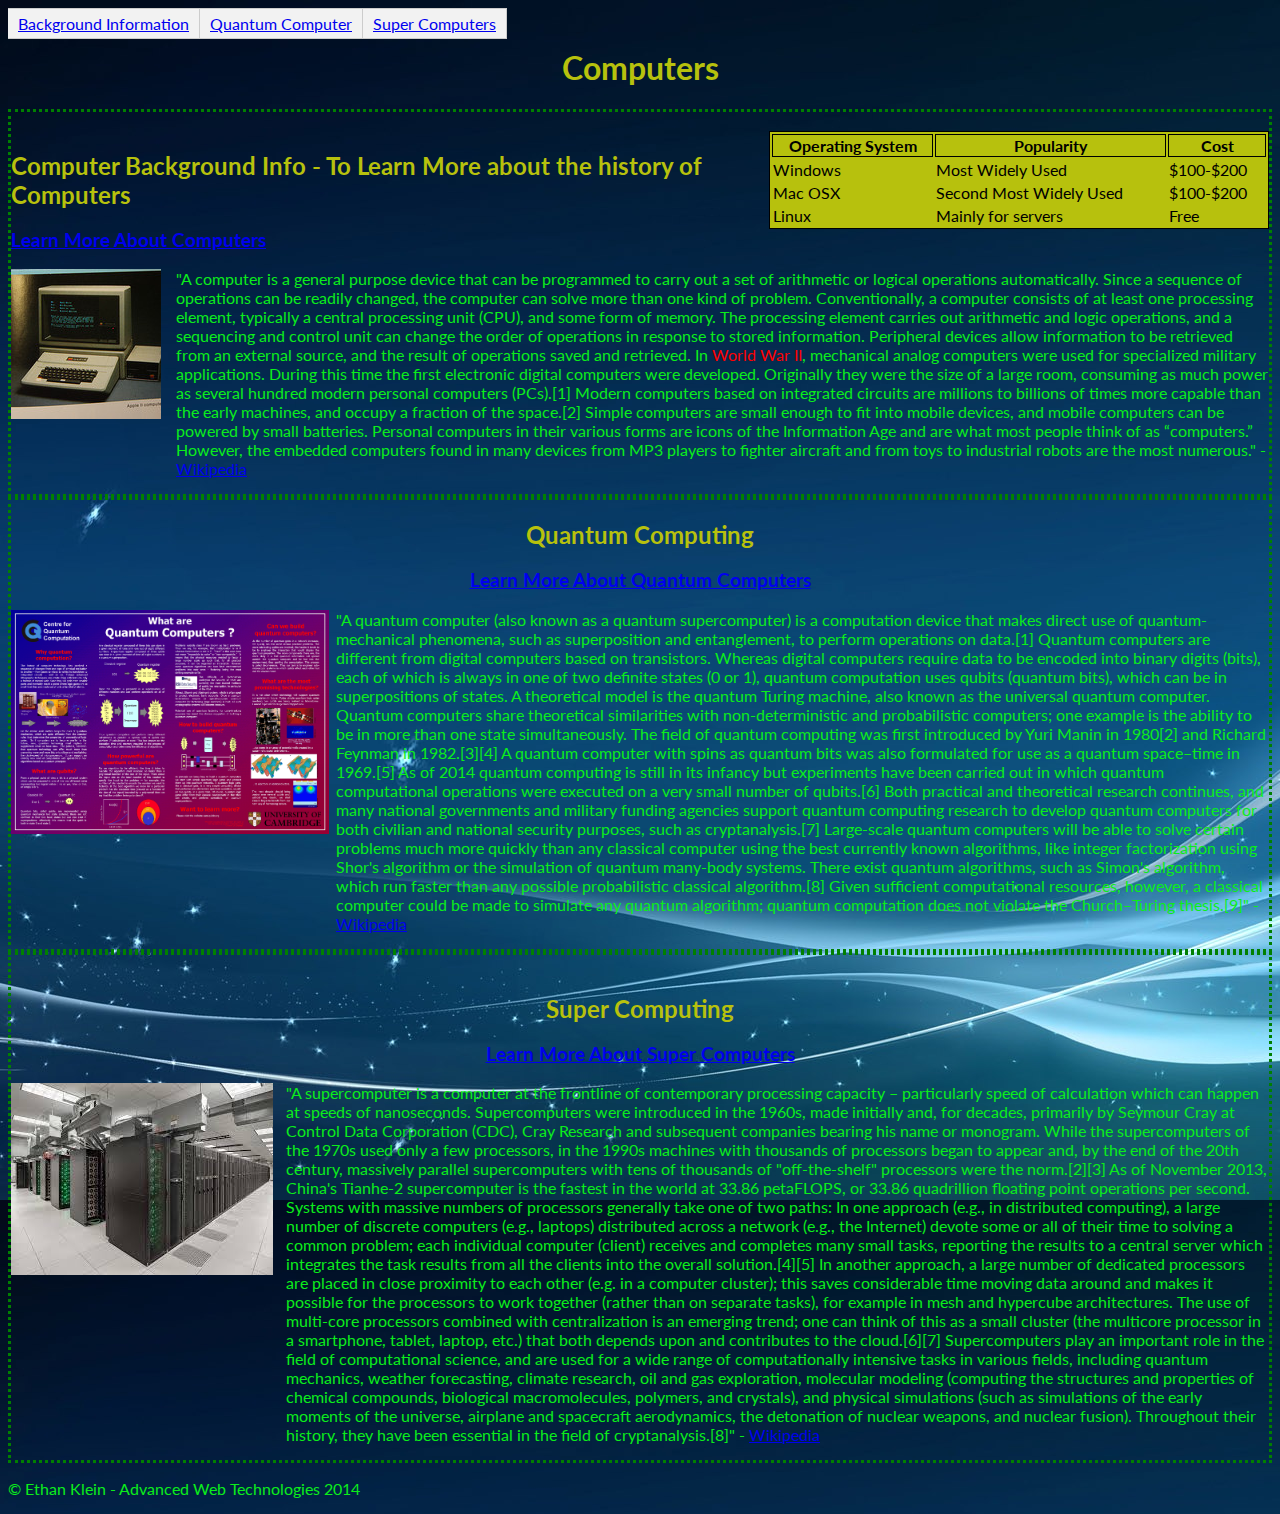
<file: project1/index.html>
<!DOCTYPE html>
<html>
  <head>
    <meta charset="utf-8">
    <link href='http://fonts.googleapis.com/css?family=Lato' rel='stylesheet' type='text/css'>
    <link rel="stylesheet" type="text/css" href="index.css">
    <title>Computers | Ethan Klein</title>
  </head> 
  <body>
    <header>
      
      <nav>
        <ul id="nav">
          <li><a href="#computers">Background Information</a></li>
          <li><a href="#quantum">Quantum Computer</a></li>
          <li><a href="#super">Super Computers</a></li>
        </ul>
      </nav>
      <br>
      <h1 id ="h1comp">Computers</h1>
    </header>
    <section>
      <div id="computers">
        <br>
        
        <table>
        <tr>
          <th>Operating System</th>
          <th>Popularity</th>
          <th>Cost</th>
        </tr>
        <tr>
          <td>Windows</td>
          <td>Most Widely Used</td>
          <td>$100-$200</td>
        </tr>
        <tr>
          <td>Mac OSX</td>
          <td>Second Most Widely Used</td>
          <td>$100-$200</td>
        </tr>
        <tr>
          <td>Linux</td>
          <td>Mainly for servers</td>
          <td>Free</td>
        </tr>
      </table>
        <h2 id="comp">Computer Background Info - To Learn More about the history of Computers</h2>
        <h3><a href="http://en.wikipedia.org/wiki/Computer">Learn More About Computers</a></h3>
        <img src="images/apple2.jpeg.jpg" alt="Apple 2 Computer">
        <p id = "compinfo">"A computer is a general purpose device that can be programmed to carry out a set of arithmetic or logical operations automatically. Since a sequence of operations can be readily changed, the computer can solve more than one kind of problem.

Conventionally, a computer consists of at least one processing element, typically a central processing unit (CPU), and some form of memory. The processing element carries out arithmetic and logic operations, and a sequencing and control unit can change the order of operations in response to stored information. Peripheral devices allow information to be retrieved from an external source, and the result of operations saved and retrieved. 

In <span>World War II</span>, mechanical analog computers were used for specialized military applications. During this time the first electronic digital computers were developed. Originally they were the size of a large room, consuming as much power as several hundred modern personal computers (PCs).[1]

Modern computers based on integrated circuits are millions to billions of times more capable than the early machines, and occupy a fraction of the space.[2] Simple computers are small enough to fit into mobile devices, and mobile computers can be powered by small batteries. Personal computers in their various forms are icons of the Information Age and are what most people think of as “computers.” However, the embedded computers found in many devices from MP3 players to fighter aircraft and from toys to industrial robots are the most numerous." - <a href="http://en.wikipedia.org/wiki/Computer">Wikipedia</a></p>
      </div>
      <div id="quantum">
        <h2 id = "h2quan">Quantum Computing</h2>
        <h3 id="h3quan"><a href="http://en.wikipedia.org/wiki/Quantum_computer">Learn More About Quantum Computers</a></h3>
        <img src="images/quantumcomputers.png" alt="Quantum Computer" width="318" height="224">
        <p id="quantuminfo">
          "A quantum computer (also known as a quantum supercomputer) is a computation device that makes direct use of quantum-mechanical phenomena, such as superposition and entanglement, to perform operations on data.[1] Quantum computers are different from digital computers based on transistors. Whereas digital computers require data to be encoded into binary digits (bits), each of which is always in one of two definite states (0 or 1), quantum computation uses qubits (quantum bits), which can be in superpositions of states. A theoretical model is the quantum Turing machine, also known as the universal quantum computer. Quantum computers share theoretical similarities with non-deterministic and probabilistic computers; one example is the ability to be in more than one state simultaneously. The field of quantum computing was first introduced by Yuri Manin in 1980[2] and Richard Feynman in 1982.[3][4] A quantum computer with spins as quantum bits was also formulated for use as a quantum space–time in 1969.[5]

As of 2014 quantum computing is still in its infancy but experiments have been carried out in which quantum computational operations were executed on a very small number of qubits.[6] Both practical and theoretical research continues, and many national governments and military funding agencies support quantum computing research to develop quantum computers for both civilian and national security purposes, such as cryptanalysis.[7]

Large-scale quantum computers will be able to solve certain problems much more quickly than any classical computer using the best currently known algorithms, like integer factorization using Shor's algorithm or the simulation of quantum many-body systems. There exist quantum algorithms, such as Simon's algorithm, which run faster than any possible probabilistic classical algorithm.[8] Given sufficient computational resources, however, a classical computer could be made to simulate any quantum algorithm; quantum computation does not violate the Church–Turing thesis.[9]" - <a href="http://en.wikipedia.org/wiki/Quantum_computer">Wikipedia</a>
        </p>
      </div>
      <div id="super">
        <br>
        <h2 id="h2sup">Super Computing</h2>
        <h3 id="h3sup"><a href="http://en.wikipedia.org/wiki/supercomputer">Learn More About Super Computers</a></h3>
        <img src="images/supercomputer.jpg" alt="super computer">
        <p id="superinfo">"A supercomputer is a computer at the frontline of contemporary processing capacity – particularly speed of calculation which can happen at speeds of nanoseconds.

Supercomputers were introduced in the 1960s, made initially and, for decades, primarily by Seymour Cray at Control Data Corporation (CDC), Cray Research and subsequent companies bearing his name or monogram. While the supercomputers of the 1970s used only a few processors, in the 1990s machines with thousands of processors began to appear and, by the end of the 20th century, massively parallel supercomputers with tens of thousands of "off-the-shelf" processors were the norm.[2][3] As of November 2013, China's Tianhe-2 supercomputer is the fastest in the world at 33.86 petaFLOPS, or 33.86 quadrillion floating point operations per second.

Systems with massive numbers of processors generally take one of two paths: In one approach (e.g., in distributed computing), a large number of discrete computers (e.g., laptops) distributed across a network (e.g., the Internet) devote some or all of their time to solving a common problem; each individual computer (client) receives and completes many small tasks, reporting the results to a central server which integrates the task results from all the clients into the overall solution.[4][5] In another approach, a large number of dedicated processors are placed in close proximity to each other (e.g. in a computer cluster); this saves considerable time moving data around and makes it possible for the processors to work together (rather than on separate tasks), for example in mesh and hypercube architectures.

The use of multi-core processors combined with centralization is an emerging trend; one can think of this as a small cluster (the multicore processor in a smartphone, tablet, laptop, etc.) that both depends upon and contributes to the cloud.[6][7]

Supercomputers play an important role in the field of computational science, and are used for a wide range of computationally intensive tasks in various fields, including quantum mechanics, weather forecasting, climate research, oil and gas exploration, molecular modeling (computing the structures and properties of chemical compounds, biological macromolecules, polymers, and crystals), and physical simulations (such as simulations of the early moments of the universe, airplane and spacecraft aerodynamics, the detonation of nuclear weapons, and nuclear fusion). Throughout their history, they have been essential in the field of cryptanalysis.[8]" - <a href="http://en.wikipedia.org/wiki/supercomputer">Wikipedia</a></p>
      </div>
    </section>
    <footer>
      <p id="footer">&copy; Ethan Klein - Advanced Web Technologies 2014</p>
    </footer>
  </body>
</html>
</file>
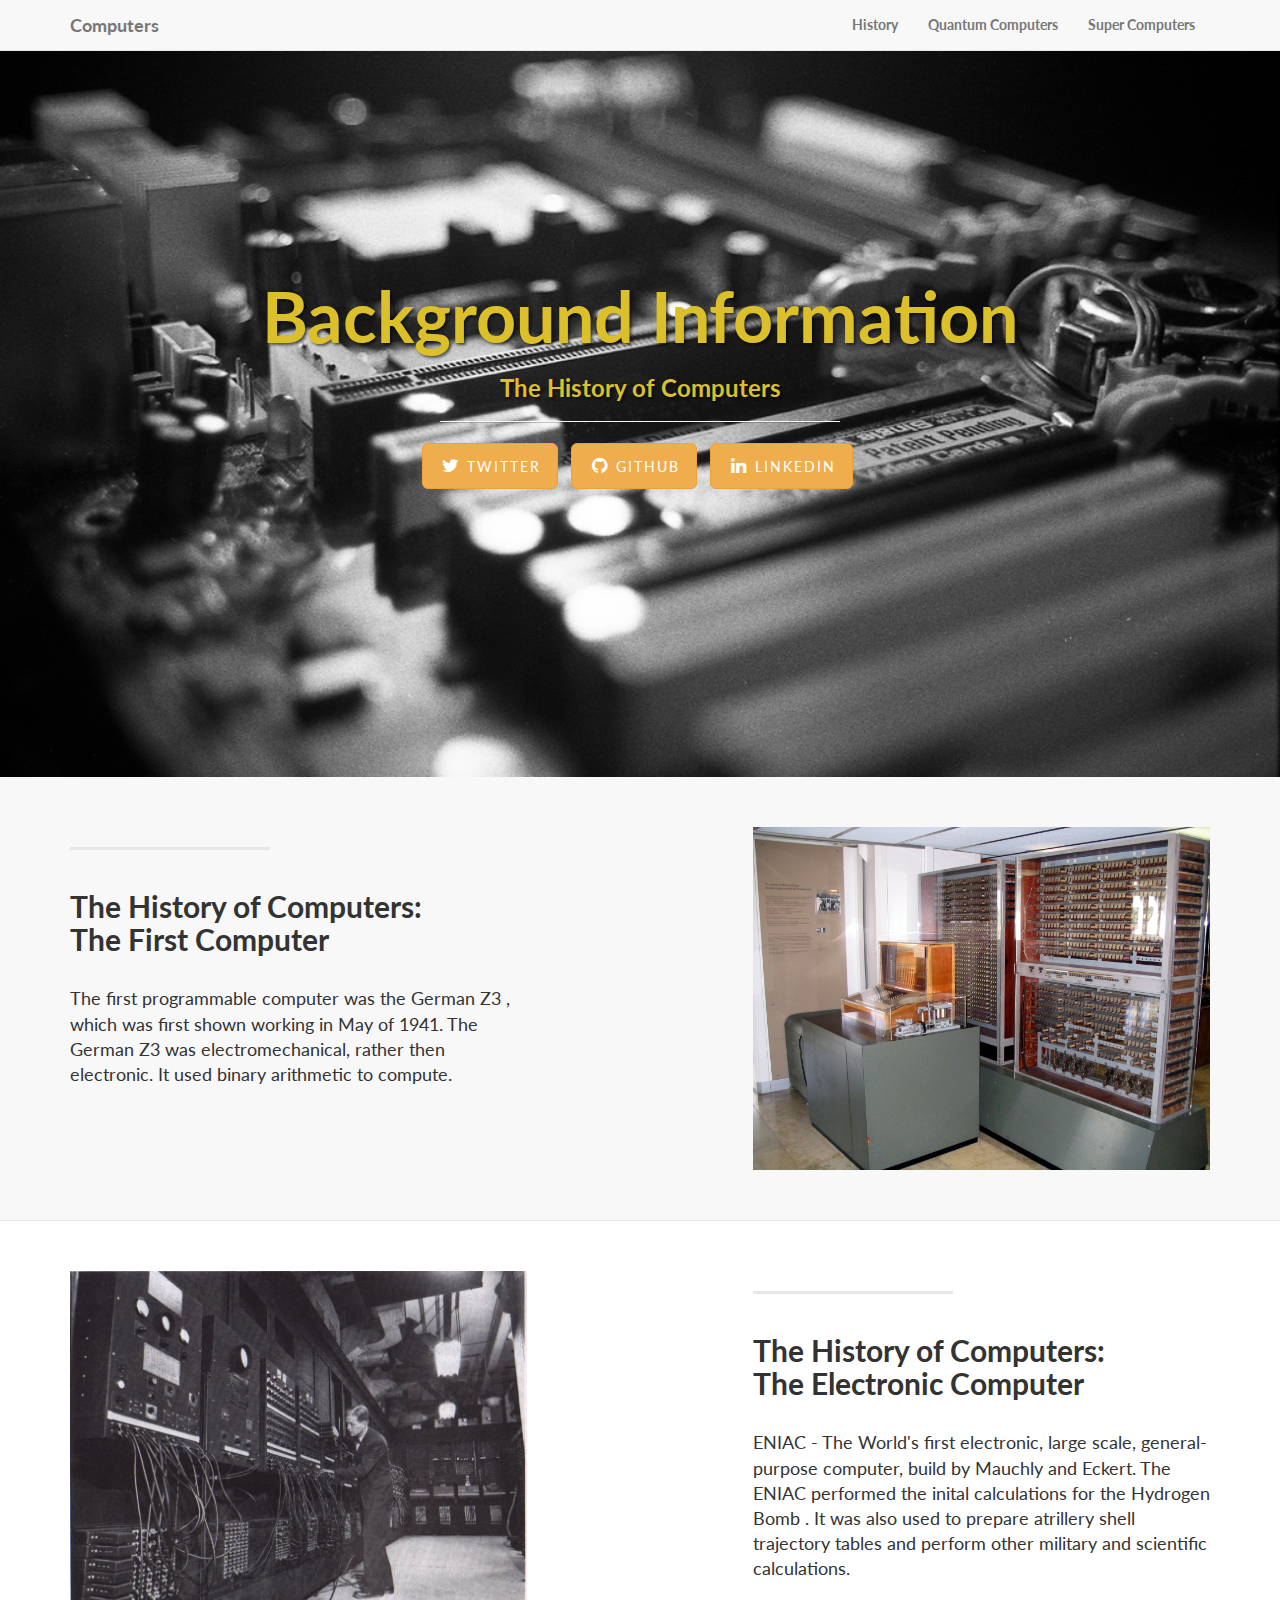
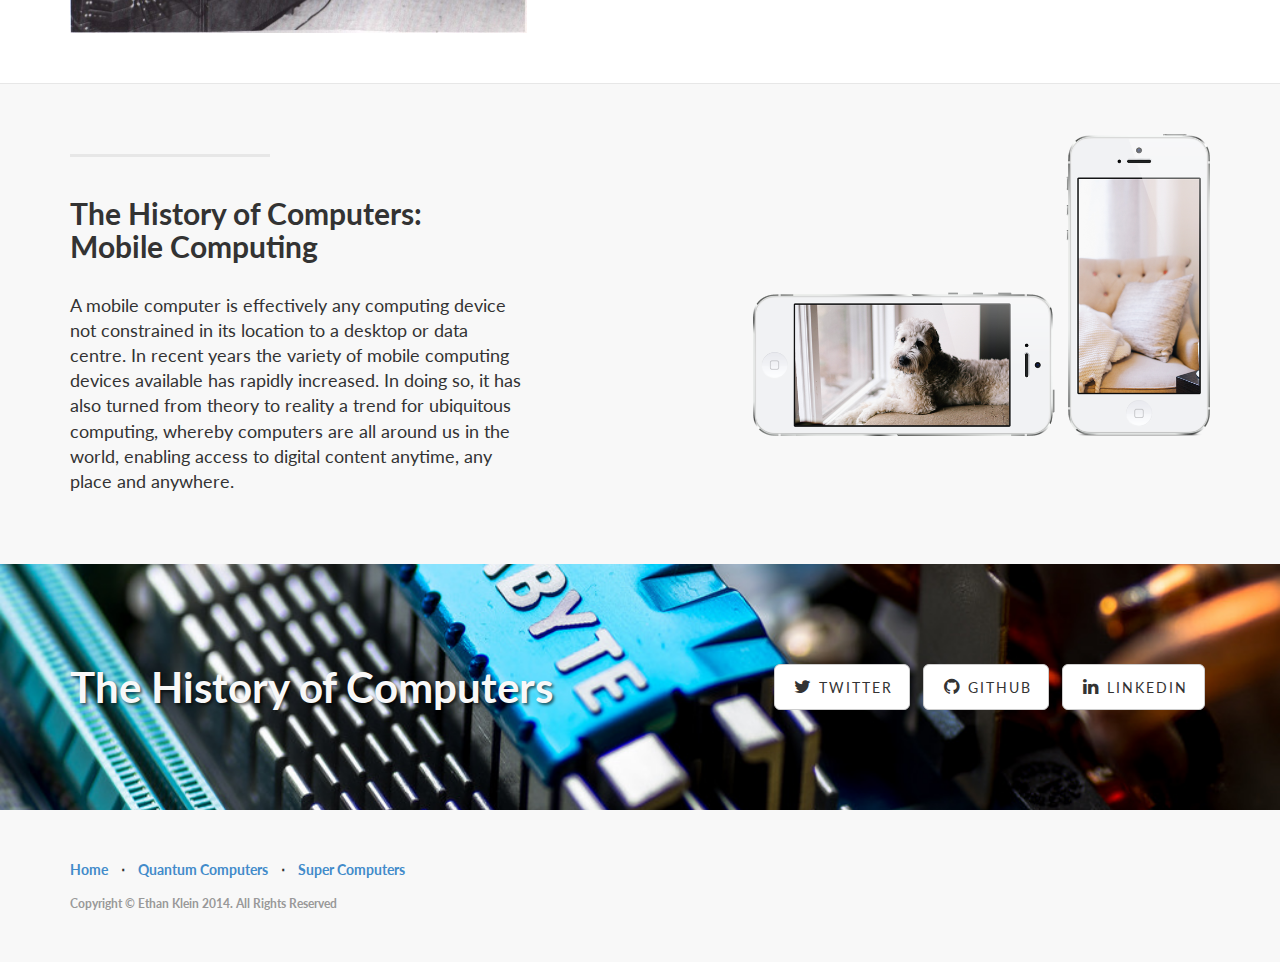
<file: project2/index.html>
<!DOCTYPE html>
<html lang="en">

<head>
    <meta charset="utf-8">
    <meta name="viewport" content="width=device-width, initial-scale=1.0">
    <meta name="description" content="">
    <meta name="author" content="">

    <title>Computers | Project 2</title>

    <!-- Bootstrap core CSS -->
    <link href="css/bootstrap.css" rel="stylesheet">

    <!-- Custom Google Web Font -->
    <link href="font-awesome/css/font-awesome.min.css" rel="stylesheet">
    <link href='http://fonts.googleapis.com/css?family=Lato:100,300,400,700,900,100italic,300italic,400italic,700italic,900italic' rel='stylesheet' type='text/css'>

    <!-- Add custom CSS here -->
    <link href="css/landing-page.css" rel="stylesheet">

</head>

<body>

    <nav class="navbar navbar-default navbar-fixed-top" role="navigation">
        <div class="container">
            <div class="navbar-header">
                <button type="button" class="navbar-toggle" data-toggle="collapse" data-target=".navbar-ex1-collapse">
                    <span class="sr-only">Toggle navigation</span>
                    <span class="icon-bar"></span>
                    <span class="icon-bar"></span>
                    <span class="icon-bar"></span>
                </button>
                <a class="navbar-brand" href="#index.html">Computers</a>
            </div>

            <!-- Collect the nav links, forms, and other content for toggling -->
            <div class="collapse navbar-collapse navbar-right navbar-ex1-collapse">
                <ul class="nav navbar-nav">
                    <li><a href="http://en.wikipedia.org/wiki/Computer">History</a>
                    </li>
                    <li><a href="http://en.wikipedia.org/wiki/Quantum_computer">Quantum Computers</a>
                    </li>
                    <li><a href="http://en.wikipedia.org/wiki/Supercomputer">Super Computers</a>
                    </li>
                </ul>
            </div>
            <!-- /.navbar-collapse -->
        </div>
        <!-- /.container -->
    </nav>

    <div class="intro-header">

        <div class="container">

            <div class="row">
                <div class="col-lg-12">
                    <div class="intro-message">
                        <h1>Background Information</h1>
                        <h3>The History of Computers</h3>
                        <hr class="intro-divider">
                        <ul class="list-inline intro-social-buttons">
                            <li><a href="https://twitter.com/SBootstrap" class="btn btn-warning btn-lg"><i class="fa fa-twitter fa-fw"></i> <span class="network-name">Twitter</span></a>
                            </li>
                            <li><a href="https://github.com/dypsilon/frontend-dev-bookmarks" class="btn btn-warning btn-lg"><i class="fa fa-github fa-fw"></i> <span class="network-name">Github</span></a>
                            </li>
                            <li><a href="#" class="btn btn-warning btn-lg"><i class="fa fa-linkedin fa-fw"></i> <span class="network-name">Linkedin</span></a>
                            </li>
                        </ul>
                    </div>
                </div>
            </div>

        </div>
        <!-- /.container -->

    </div>
    <!-- /.intro-header -->

    <div class="content-section-a">

        <div class="container">

            <div class="row">
                <div class="col-lg-5 col-sm-6">
                    <hr class="section-heading-spacer">
                    <div class="clearfix"></div>
                    <h2 class="section-heading">The History of Computers:
                        <br>The First Computer</h2>
                    <p class="lead">The first programmable computer was the German Z3 , which was first shown working in May of 1941. The German Z3 was electromechanical, rather then electronic. It used binary arithmetic to compute.</p>
                </div>
                <div class="col-lg-5 col-lg-offset-2 col-sm-6">
                    <img class="img-responsive" src="img/germanz3.JPG" alt="First Programmable Computer">
                </div>
            </div>

        </div>
        <!-- /.container -->

    </div>
    <!-- /.content-section-a -->

    <div class="content-section-b">

        <div class="container">

            <div class="row">
                <div class="col-lg-5 col-lg-offset-1 col-sm-push-6  col-sm-6">
                    <hr class="section-heading-spacer">
                    <div class="clearfix"></div>
                    <h2 class="section-heading">The History of Computers:
                        <br>The Electronic Computer</h2>
                    <p class="lead">ENIAC - The World's first electronic, large scale, general-purpose computer, 
                  build by Mauchly and Eckert. The ENIAC performed the inital calculations for the Hydrogen Bomb
                  . It was also used to prepare atrillery shell trajectory tables and perform other military and scientific calculations.</p>
                </div>
                <div class="col-lg-5 col-sm-pull-6  col-sm-6">
                    <img class="img-responsive" src="img/eniac.jpg" alt="ENIAC Computer">
                </div>
            </div>

        </div>
        <!-- /.container -->

    </div>
    <!-- /.content-section-b -->

    <div class="content-section-a">

        <div class="container">

            <div class="row">
                <div class="col-lg-5 col-sm-6">
                    <hr class="section-heading-spacer">
                    <div class="clearfix"></div>
                    <h2 class="section-heading">The History of Computers:
                        <br>Mobile Computing</h2>
                    <p class="lead">A mobile computer is effectively any computing device not constrained in its location to a desktop or data centre. In recent years the variety of mobile computing devices available has rapidly increased. In doing so, it has also turned from theory to reality a trend for ubiquitous computing, whereby computers are all around us in the world, enabling access to digital content anytime, any place and anywhere.</p>
                </div>
                <div class="col-lg-5 col-lg-offset-2 col-sm-6">
                    <img class="img-responsive" src="img/phones.png" alt="">
                </div>
            </div>

        </div>
        <!-- /.container -->

    </div>
    <!-- /.content-section-a -->

    <div class="banner">

        <div class="container">

            <div class="row">
                <div class="col-lg-6">
                    <h2>The History of Computers</h2>
                </div>
                <div class="col-lg-6">
                    <ul class="list-inline banner-social-buttons">
                        <li><a href="https://twitter.com/SBootstrap" class="btn btn-default btn-lg"><i class="fa fa-twitter fa-fw"></i> <span class="network-name">Twitter</span></a>
                        </li>
                        <li><a href="https://github.com/dypsilon/frontend-dev-bookmarks" class="btn btn-default btn-lg"><i class="fa fa-github fa-fw"></i> <span class="network-name">Github</span></a>
                        </li>
                        <li><a href="#" class="btn btn-default btn-lg"><i class="fa fa-linkedin fa-fw"></i> <span class="network-name">Linkedin</span></a>
                        </li>
                    </ul>
                </div>
            </div>

        </div>
        <!-- /.container -->

    </div>
    <!-- /.banner -->

    <footer>
        <div class="container">
            <div class="row">
                <div class="col-lg-12">
                    <ul class="list-inline">
                        <li><a href="index.html">Home</a>
                        </li>
                        <li class="footer-menu-divider">&sdot;</li>
                        <li><a href="http://en.wikipedia.org/wiki/Quantum_computer">Quantum Computers</a>
                        </li>
                        <li class="footer-menu-divider">&sdot;</li>
                        <li><a href="http://en.wikipedia.org/wiki/Supercomputer">Super Computers</a>
                        </li>
                        
                    </ul>
                    <p class="copyright text-muted small">Copyright &copy; Ethan Klein 2014. All Rights Reserved</p>
                </div>
            </div>
        </div>
    </footer>

    <!-- JavaScript -->
    <script src="js/jquery-1.10.2.js"></script>
    <script src="js/bootstrap.js"></script>

</body>

</html>
</file>
<file: project1/index.css>
@font-face {
  font-family: 'Play', sans-serif;
}

h1 {
  color:green;
  text-align: center;
} 

p {
  color: #0ced1b;
}

#compinfo {
  margin-left: 165px;
}

#quantuminfo {
  margin-left:325px;
}

#superinfo {
  margin-left: 275px;
}

#h2quan {
  text-align: center;
  color: #b7c10d;
}

#h3quan {
  text-align: center;
}

#h1comp {
  color: #b7c10d;
}

#h3sup {
  text-align: center;
}
#h2sup {
  text-align: center;
  color: #b7c10d;
}


span {
  color: red;
}

table, th,\ td {
  border: 1px solid black;
}
table {
  width: 500px;
  float:right;
  margin-top: 0px;
  background-color: #b7c10d;
}

td {
  text-align:left;
}

img {
  float: left;
}

body {
  background-image: url("images/backgroundimage.jpg");
  background-repeat: repeat;
  font-family: 'Lato', sans-serif;
}

#nav {
  float:left;
  margin: 0;
  padding: 0;
  list-style: none;
  background-color:#f2f2f2;
  border-top: 1px solid #ccc;
  border-bottom: 1px solid #ccc;
  
}

#nav li {
  float:left;
}



#nav li a {
  display: block;
  padding: 5px 10px;
  border-right: 1px solid #ccc;
}

#nav li a:hover {
  background-color: #fff;
  color: #c00;
}

#computers {
  border-style:dotted;
  border-color:green;
}

#quantum {
  border-style:dotted;
  border-color:green;
}

#footer {
  color: #0ced1b;
}

#super {
  border-style:dotted;
  border-color:green;
}

a:hover {
  background-color: #fff;
  color: #c00;
}

a:visited {
  background-color: #fff;
  color: red;
}

#comp {
  color: #b7c10d;
}
</file>
<file: project2/css/landing-page.css>
body, html {
	height: 100%;
	width: 100%;
}

body, h1, h2, h3, h4, h5, h6 {
	font-family: "Lato", "Helvetica Neue", Helvetica, Arial, sans-serif;
	font-weight: 700;
}

.lead {
	font-size: 18px;
	font-weight: 400;
}

.intro-header {
	padding-top: 50px; /* If you're making other pages, make sure there is 50px of padding to make sure the navbar doesn't overlap content! */
	padding-bottom: 50px;
	color: #f8f8f8;
	background: url(../img/intro-bg.jpg) no-repeat center center;
	background-size: cover;
	text-align: center;
}

.intro-message {
	position: relative;
	padding-top: 20%;
	padding-bottom: 20%;
}

.intro-message h1,h3 {
    color: #dbc029;
}

.intro-message > h1 {
	margin: 0;
	font-size: 5em;
	text-shadow: 2px 2px 3px rgba(0, 0, 0, 0.6);
}

.intro-divider {
	width: 400px;
	border-top: 1px solid #f8f8f8;
	border-bottom: 1px solid rgba(0, 0, 0, 0.2);
}

.intro-message > h3 {
	text-shadow: 2px 2px 3px rgba(0, 0, 0, 0.6);
}

@media (max-width: 767px) {
	.intro-message {
		padding-bottom: 15%;
	}

	.intro-message > h1 {
		font-size: 3em;
	}

	ul.intro-social-buttons > li {
		display: block;
		margin-bottom: 20px;
		padding: 0;
	}

	ul.intro-social-buttons > li:last-child {
		margin-bottom: 0;
	}

	.intro-divider {
		width: 100%;
	}
}

.network-name {
	text-transform: uppercase;
	font-size: 14px;
	font-weight: 400;
	letter-spacing: 2px;
}

.content-section-a {
	background-color: #f8f8f8;
	padding: 50px 0;
}

.content-section-b {
	border-top: 1px solid #e7e7e7;
	border-bottom: 1px solid #e7e7e7;
	padding: 50px 0;
}

.section-heading {
	margin-bottom: 30px;
}

.section-heading-spacer {
	border-top: 3px solid #e7e7e7;
	width: 200px;
	float: left;
}

.banner {
	padding: 100px 0;
	color: #f8f8f8;
	background: url(../img/banner-bg.jpg) no-repeat center center;
	background-size: cover;
}

.banner h2 {
	margin: 0;
	text-shadow: 2px 2px 3px rgba(0, 0, 0, 0.6);
	font-size: 3em;
}

.banner ul {
	margin-bottom: 0;
}

.banner-social-buttons {
	float: right;
	margin-top: 0;
}

@media (max-width: 1199px) {
	ul.banner-social-buttons {
		float: left;
		margin-top: 15px;
	}	
}

@media (max-width: 767px) {
	.banner h2 {
		margin: 0;
		text-shadow: 2px 2px 3px rgba(0, 0, 0, 0.6);
		font-size: 3em;
	}

	ul.banner-social-buttons > li {
		display: block;
		margin-bottom: 20px;
		padding: 0;
	}

	ul.banner-social-buttons > li:last-child {
		margin-bottom: 0;
	}	
}

footer {
	background-color: #f8f8f8;
	padding: 50px 0;
}

p.copyright {
	margin: 15px 0 0;
}
</file>
